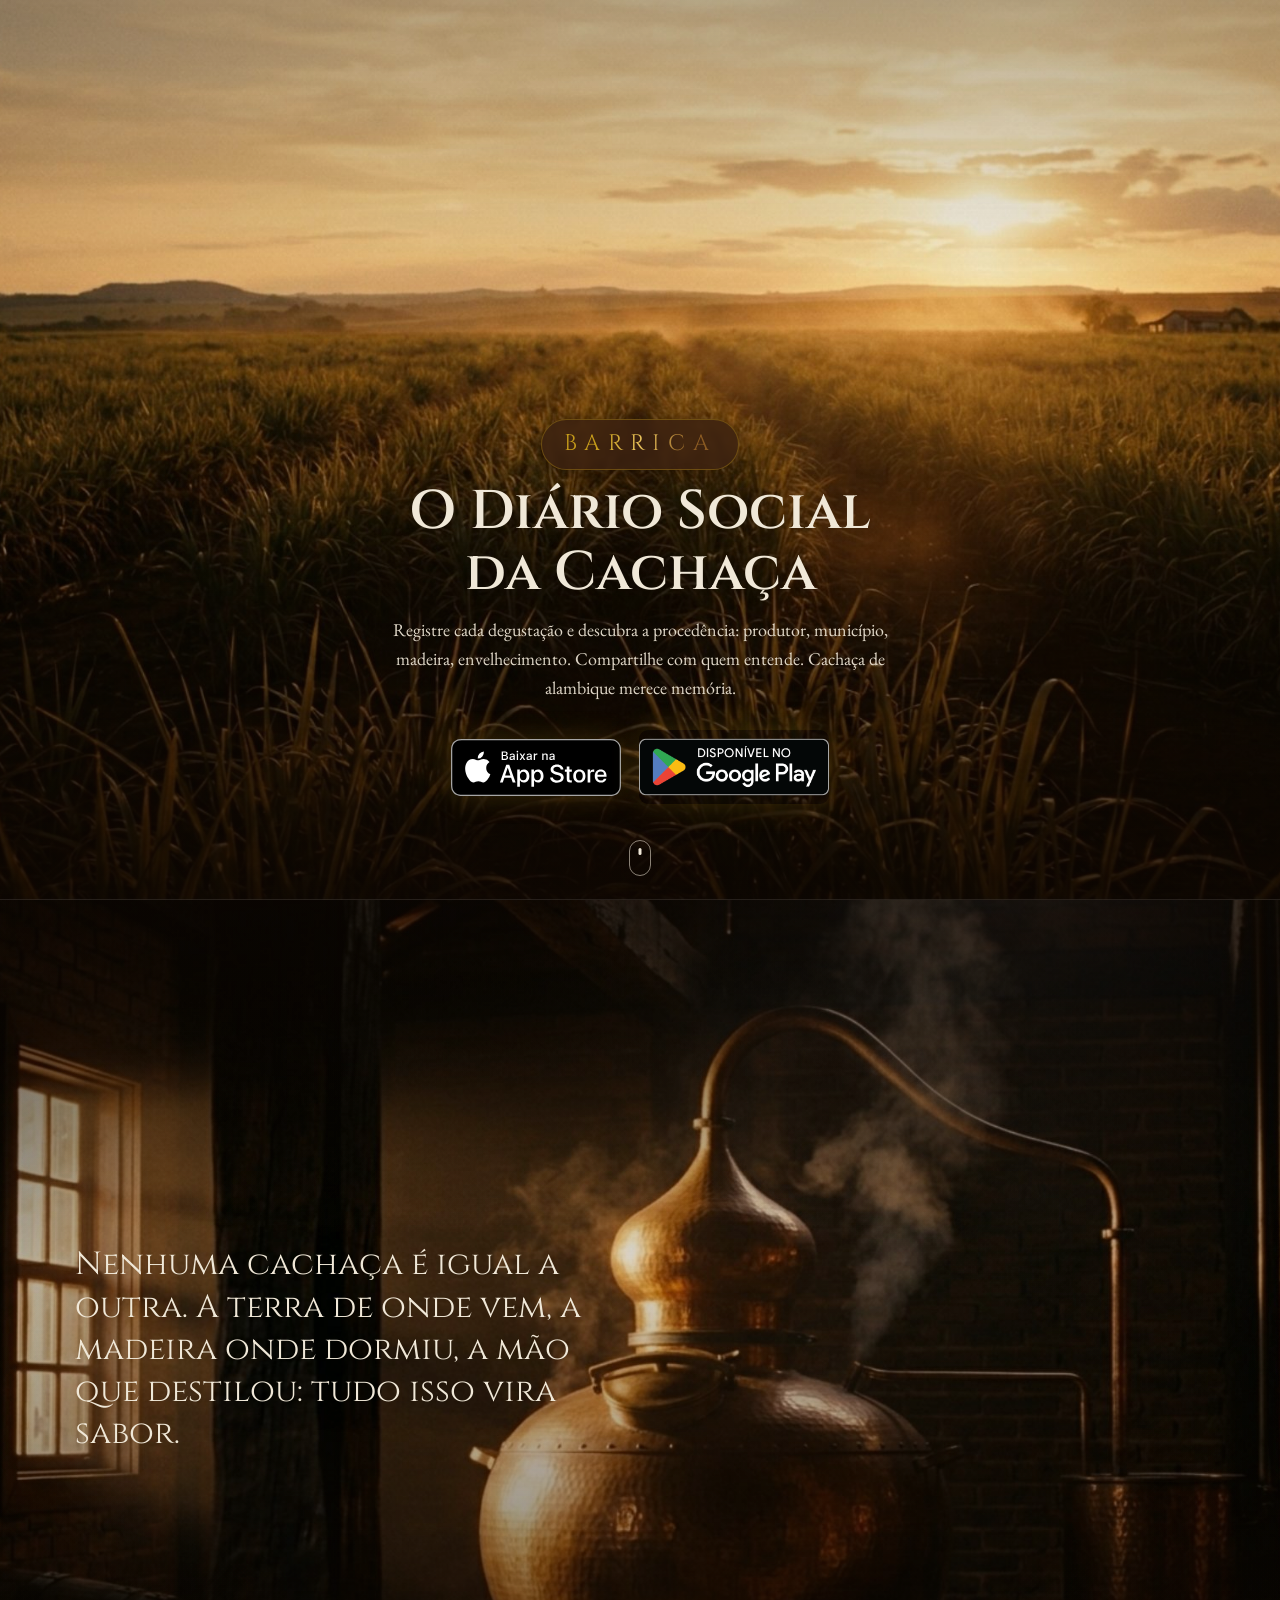
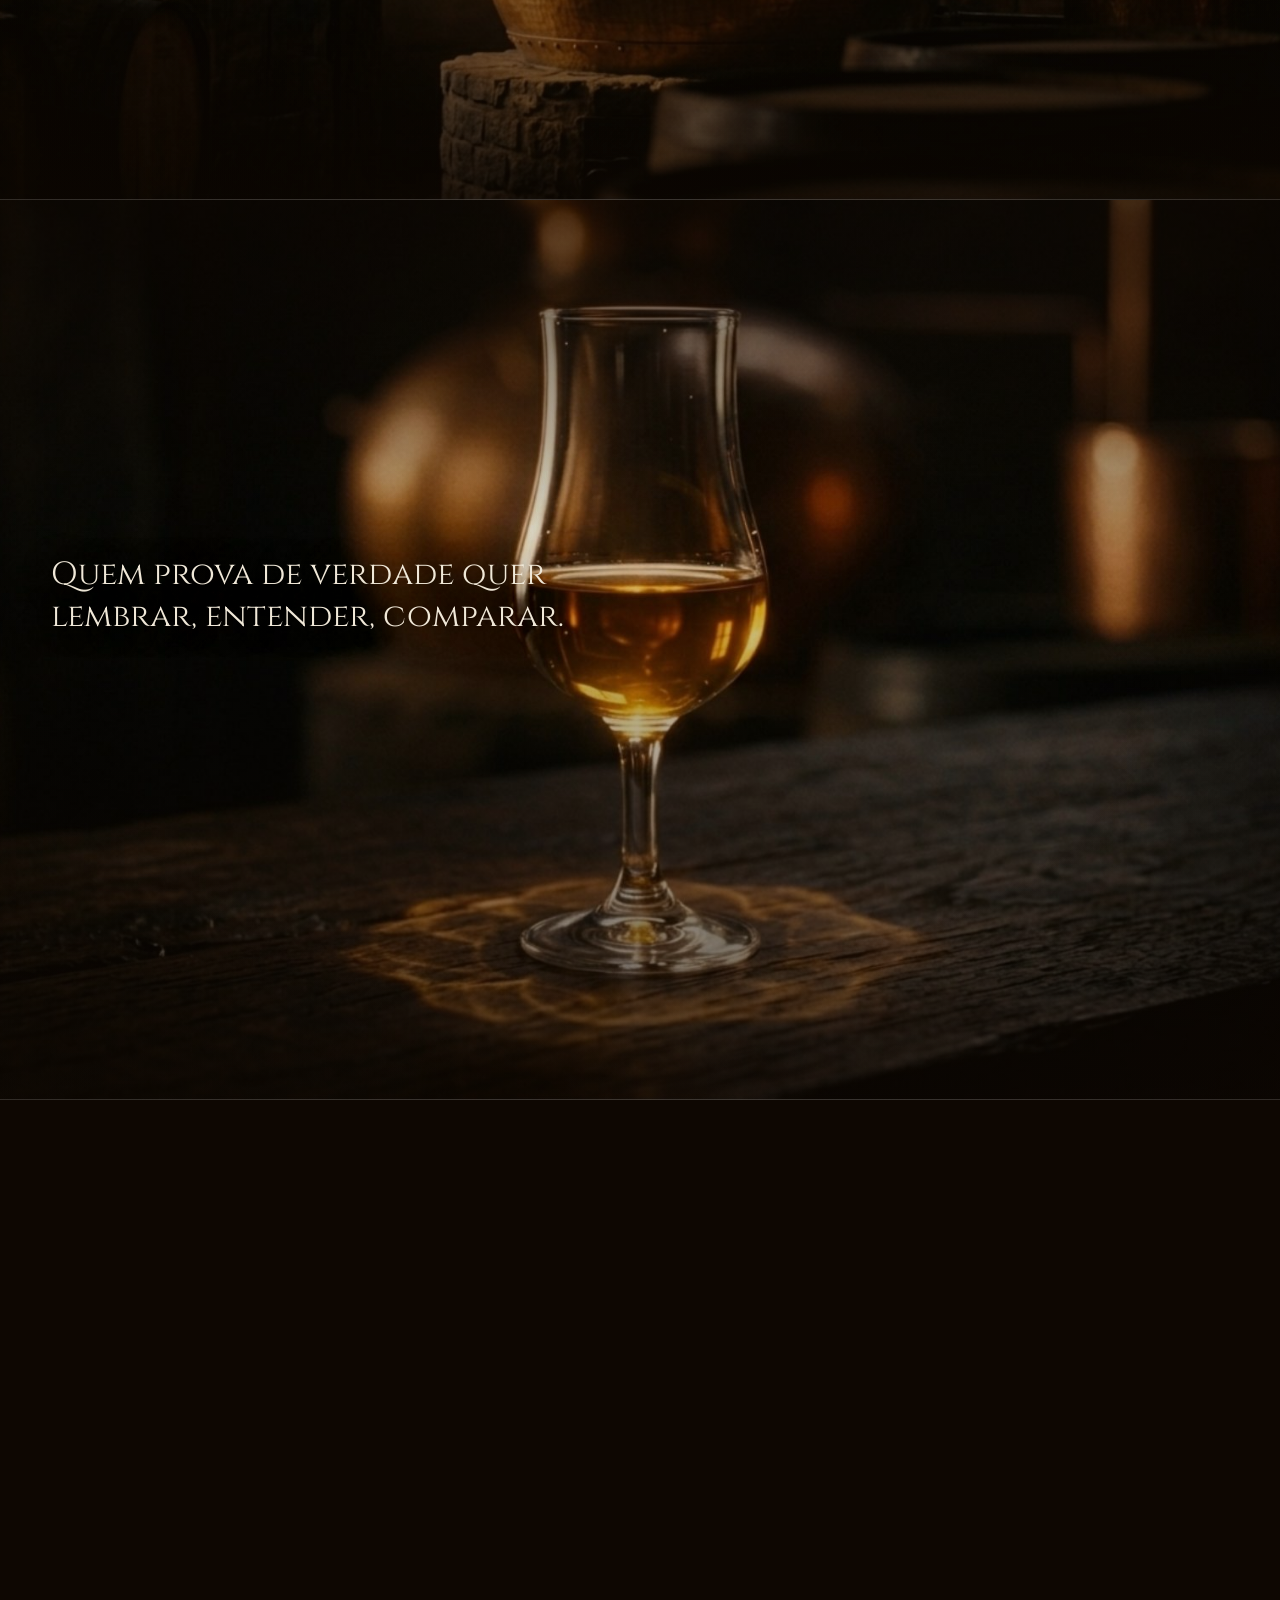
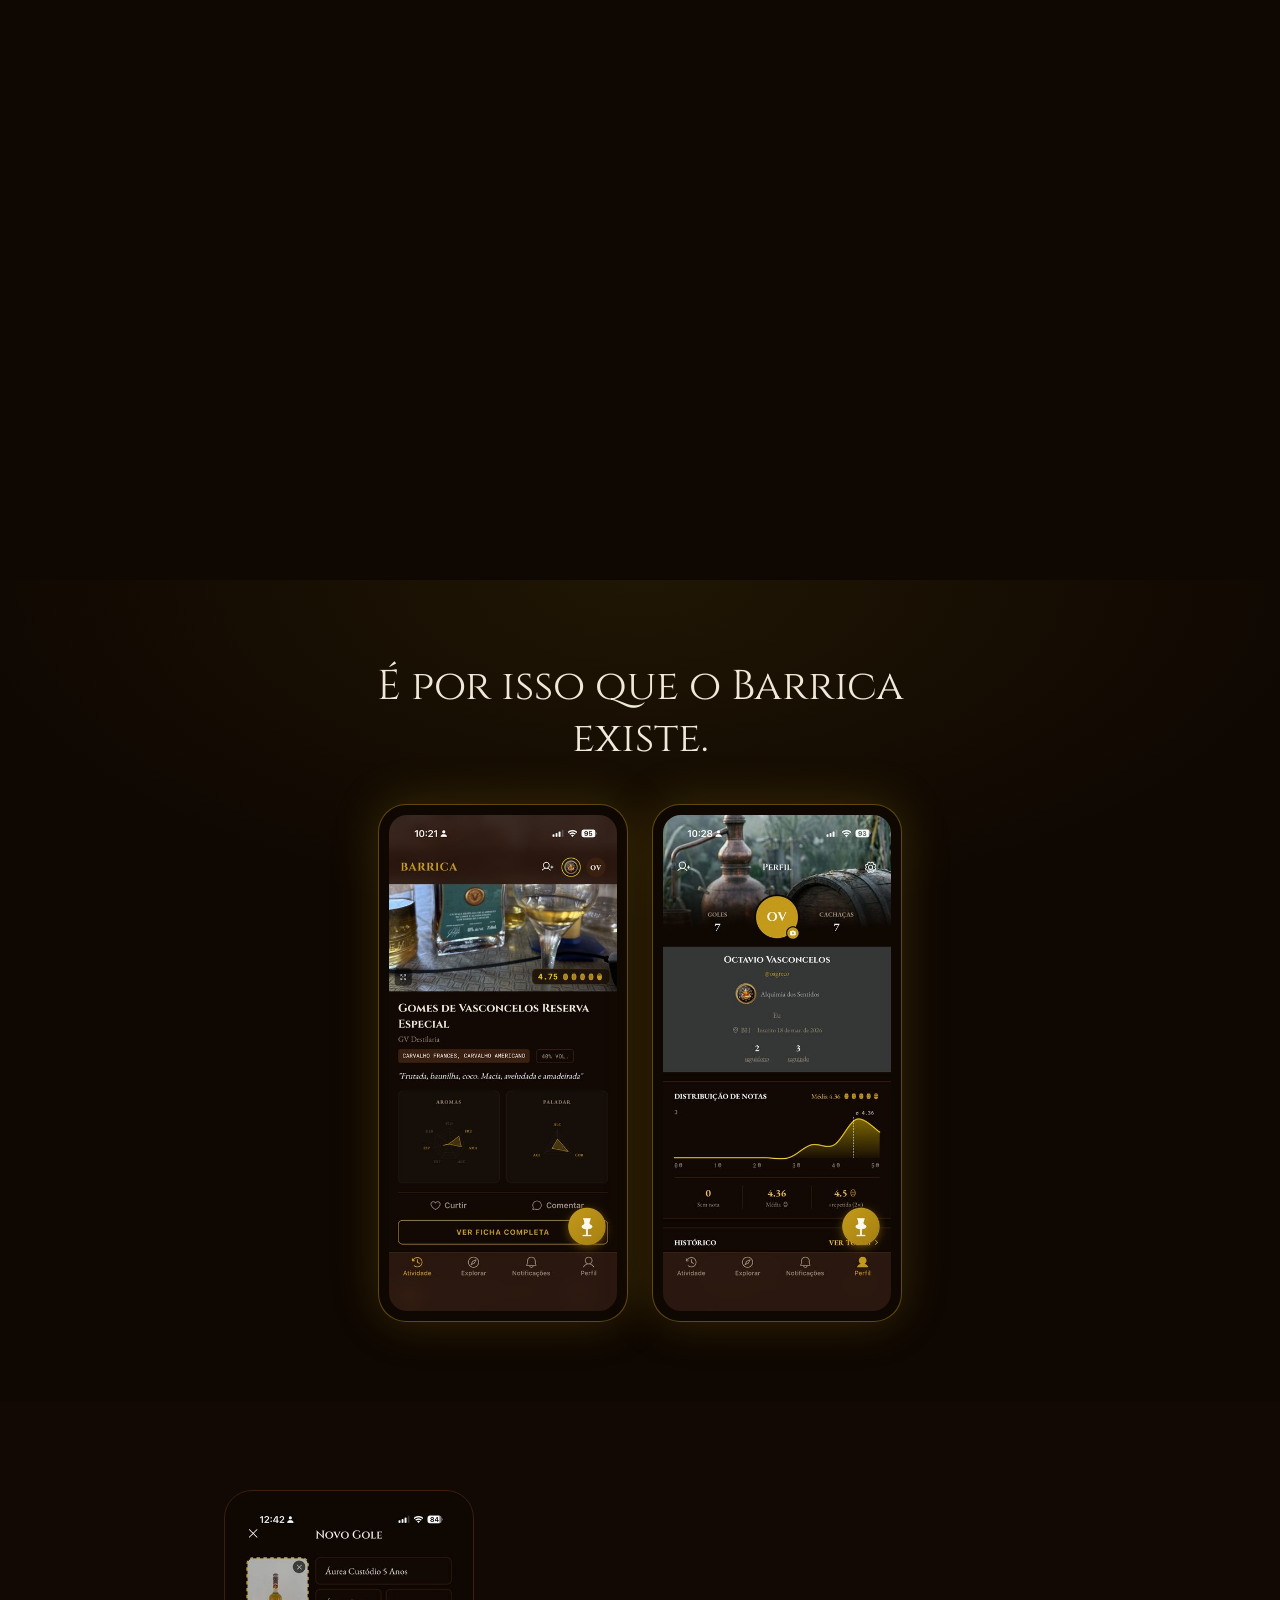
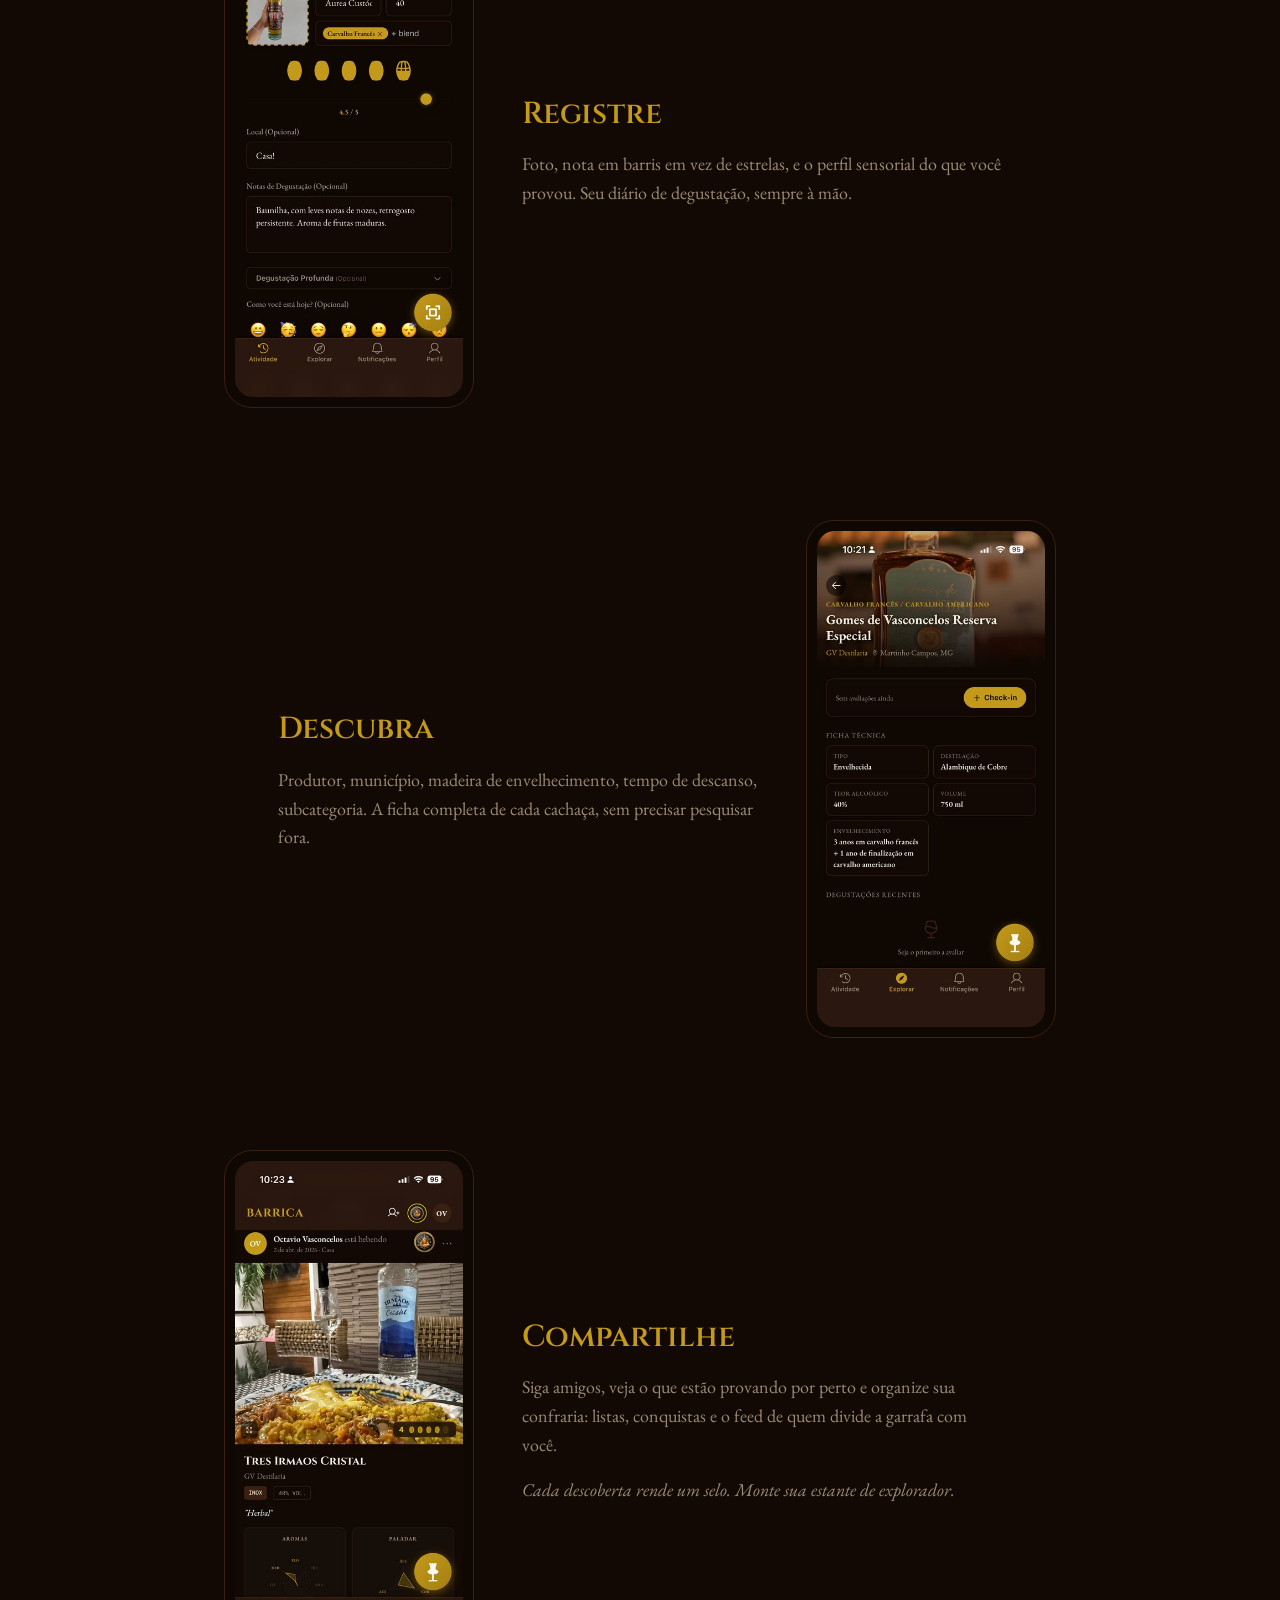
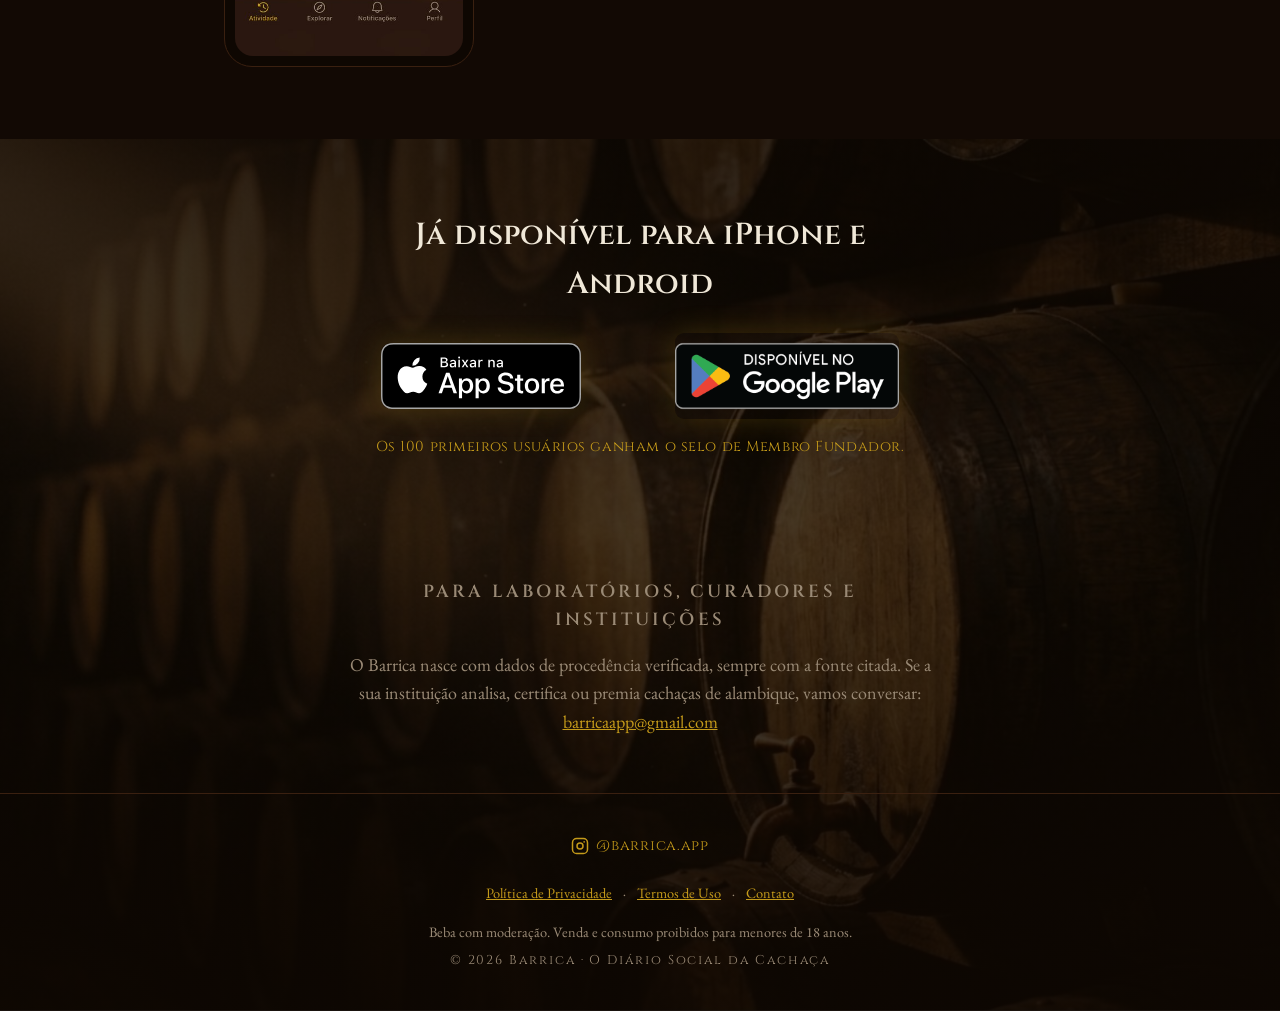
<file: index.html>
<!DOCTYPE html>
<html lang="pt-BR">
<head>
  <meta charset="UTF-8">
  <meta name="viewport" content="width=device-width, initial-scale=1.0">
  <title>Barrica · O Diário Social da Cachaça</title>
  <meta name="description" content="Registre degustações, descubra a procedência e compartilhe cachaças de alambique. Disponível na App Store e no Google Play.">
  <meta property="og:title" content="Barrica · O Diário Social da Cachaça">
  <meta property="og:description" content="Registre degustações, descubra a procedência e compartilhe cachaças de alambique. Disponível na App Store e no Google Play.">
  <meta property="og:type" content="website">
  <meta property="og:url" content="https://barrica.app/">
  <meta property="og:image" content="https://barrica.app/assets/og-image.png">
  <meta property="og:image:width" content="1200">
  <meta property="og:image:height" content="630">
  <meta property="og:locale" content="pt_BR">
  <link rel="icon" type="image/png" href="assets/favicon.png">
  <link rel="preconnect" href="https://fonts.googleapis.com">
  <link rel="preconnect" href="https://fonts.gstatic.com" crossorigin>
  <link href="https://fonts.googleapis.com/css2?family=Cinzel:wght@400;600;700&family=EB+Garamond:ital,wght@0,400;0,500;1,400;1,500&display=swap" rel="stylesheet">
  <link rel="stylesheet" href="style.css">
  <script src="script.js" defer></script>

  <!-- Analytics anônimo (cookieless, sem banner): mede origem de tráfego (UTM) e
       conversão da landing. Mesma chave pública de ingestão do app. -->
  <script>
    !function(t,e){var o,n,p,r;e.__SV||(window.posthog=e,e._i=[],e.init=function(i,s,a){function g(t,e){var o=e.split(".");2==o.length&&(t=t[o[0]],e=o[1]),t[e]=function(){t.push([e].concat(Array.prototype.slice.call(arguments,0)))}}(p=t.createElement("script")).type="text/javascript",p.crossOrigin="anonymous",p.async=!0,p.src=s.api_host.replace(".i.posthog.com","-assets.i.posthog.com")+"/static/array.js",(r=t.getElementsByTagName("script")[0]).parentNode.insertBefore(p,r);var u=e;for(void 0!==a?u=e[a]=[]:a="posthog",u.people=u.people||[],u.toString=function(t){var e="posthog";return"posthog"!==a&&(e+="."+a),t||(e+=" (stub)"),e},u.people.toString=function(){return u.toString(1)+".people (stub)"},o="init capture register register_once register_for_session unregister unregister_for_session getFeatureFlag getFeatureFlagResult isFeatureEnabled reloadFeatureFlags updateEarlyAccessFeatureEnrollment getEarlyAccessFeatures on onFeatureFlags onSessionId getSurveys getActiveMatchingSurveys renderSurvey canRenderSurvey getNextSurveyStep identify setPersonProperties group resetGroups setPersonPropertiesForFlags resetPersonPropertiesForFlags setGroupPropertiesForFlags resetGroupPropertiesForFlags reset get_distinct_id getGroups get_session_id get_session_replay_url alias set_config startSessionRecording stopSessionRecording sessionRecordingStarted captureException loadToolbar get_property getSessionProperty createPersonProfile opt_in_capturing opt_out_capturing has_opted_in_capturing has_opted_out_capturing clear_opt_in_out_capturing debug".split(" "),n=0;n<o.length;n++)g(u,o[n]);e._i.push([i,s,a])},e.__SV=1)}(document,window.posthog||[]);
    posthog.init('phc_AyJafs8KB6tM9mC3hywHnNvMBWdZfFdbKer9zGgdpNvg', {
      api_host: 'https://us.i.posthog.com',
      persistence: 'memory',             // sem cookie/localStorage -> dispensa banner (LGPD)
      person_profiles: 'identified_only',
      autocapture: false,
      disable_session_recording: true,
      capture_pageview: true             // o pageview já grava utm_source/medium/campaign da URL
    });
  </script>
</head>
<body>

  <!-- ========================================================= -->
  <!-- ATO I — HERO (cena: campo / canavial, vídeo)              -->
  <!-- ========================================================= -->
  <header class="cinema hero" data-cinema
          style="--poster-l:url('assets/campo.jpg'); --poster-p:url('assets/campo-9x16.jpg')"
          data-poster-l="assets/campo.jpg"      data-poster-p="assets/campo-9x16.jpg"
          data-video-l="assets/campo.mp4"
          data-video-p="assets/campo-9x16.mp4">
    <div class="cinema-media"></div>
    <div class="cinema-scrim scrim-bottom"></div>
    <div class="cinema-content hero-content">
      <p class="eyebrow">Barrica</p>
      <h1>O Diário Social<br>da Cachaça</h1>
      <p class="lead">Registre cada degustação e descubra a procedência: produtor, município, madeira, envelhecimento. Compartilhe com quem entende. Cachaça de alambique merece memória.</p>

      <!-- PHASE: download — as duas lojas ao vivo (swap feito em 2026-09-09) -->
      <div class="store-cta">
        <a class="store-badge" href="https://apps.apple.com/app/id6781766987"
           rel="noopener" target="_blank" aria-label="Baixar o Barrica na App Store">
          <img src="assets/appstore-ptbr.svg" alt="Baixar na App Store" width="170" height="57">
        </a>
        <a class="store-badge store-badge-play" data-play
           href="https://play.google.com/store/apps/details?id=com.barrica.app"
           rel="noopener" target="_blank" aria-label="Baixar o Barrica no Google Play">
          <img src="assets/googleplay-ptbr.png" alt="Disponível no Google Play" width="190" height="74">
        </a>
      </div>
      <!-- /PHASE: download -->
    </div>
    <span class="scroll-cue" aria-hidden="true"></span>
  </header>

  <!-- ========================================================= -->
  <!-- ATO II — A TESE (por que o Barrica existe)                -->
  <!-- ========================================================= -->

  <!-- Beat 1: caráter próprio — cena alambique (vídeo), hook da tese -->
  <section class="cinema aside-left" data-cinema
           style="--poster-l:url('assets/alambique.jpg'); --poster-p:url('assets/alambique-9x16.jpg')"
           data-poster-l="assets/alambique.jpg" data-poster-p="assets/alambique-9x16.jpg"
           data-video-l="assets/alambique.mp4"
           data-video-p="assets/alambique-9x16.mp4">
    <div class="cinema-media"></div>
    <div class="cinema-scrim"></div>
    <div class="cinema-content">
      <p class="hook">Nenhuma cachaça é igual a outra. A terra de onde vem, a madeira onde dormiu, a mão que destilou: tudo isso vira sabor.</p>
    </div>
  </section>

  <!-- Beats 2+3 FUNDIDOS: o copo esvazia conforme o scroll.
       Camada cheia embaixo, vazia revelada por --empty (0->1, via script.js).
       Os dois hooks (apreciador -> lacuna) cruzam junto com o líquido.
       Piso sem JS: copo cheio + primeiro hook (estado completo e legível). -->
  <section class="glass-scene" id="copo">
    <div class="glass-sticky">
      <div class="glass-layer glass-full"
           style="--img-l:url('assets/copo.jpg'); --img-p:url('assets/copo-9x16.jpg')"></div>
      <div class="glass-layer glass-empty"
           style="--img-l:url('assets/copo-vazio.jpg'); --img-p:url('assets/copo-vazio-9x16.jpg')"></div>
      <div class="cinema-scrim"></div>
      <div class="cinema-content">
        <p class="hook hook-full">Quem prova de verdade quer lembrar, entender, comparar.</p>
        <p class="hook hook-empty">Aquela que te marcou: qual era o nome? De que município? Quanto tempo de barril? Cachaça boa se esquece fácil quando não há onde guardar.</p>
      </div>
    </div>
  </section>

  <!-- ========================================================= -->
  <!-- TRANSIÇÃO — a primeira tela surge, a virada                -->
  <!-- ========================================================= -->
  <section class="transition">
    <p class="turn">É por isso que o Barrica existe.</p>
    <div class="phone-pair">
      <div class="phone glow">
        <img src="assets/checkin.jpg" alt="Tela do Barrica: degustação da Reserva Especial com nota e perfil sensorial" width="412" height="896" loading="lazy">
      </div>
      <div class="phone glow">
        <img src="assets/perfil.jpg" alt="Tela de perfil no Barrica: goles, cachaças provadas e distribuição de notas" width="412" height="896" loading="lazy">
      </div>
    </div>
  </section>

  <!-- ========================================================= -->
  <!-- ATO III — O APP (corte seco, fundo limpo e sóbrio)        -->
  <!-- ========================================================= -->
  <section class="app">

    <div class="app-feature">
      <div class="phone">
        <img src="assets/degust.jpg" alt="Tela Novo Gole do Barrica: registrar uma degustação com nota, madeira e notas sensoriais" width="412" height="896" loading="lazy">
      </div>
      <div class="app-text">
        <h2>Registre</h2>
        <p>Foto, nota em barris em vez de estrelas, e o perfil sensorial do que você provou. Seu diário de degustação, sempre à mão.</p>
      </div>
    </div>

    <div class="app-feature reverse">
      <div class="phone">
        <img src="assets/produto.jpg" alt="Ficha de produto no Barrica: produtor, município, madeira e tempo de envelhecimento" width="414" height="896" loading="lazy">
      </div>
      <div class="app-text">
        <h2>Descubra</h2>
        <p>Produtor, município, madeira de envelhecimento, tempo de descanso, subcategoria. A ficha completa de cada cachaça, sem precisar pesquisar fora.</p>
      </div>
    </div>

    <div class="app-feature">
      <div class="phone">
        <img src="assets/feed.jpg" alt="Feed social do Barrica: degustações de amigos e confrarias" width="414" height="896" loading="lazy">
      </div>
      <div class="app-text">
        <h2>Compartilhe</h2>
        <p>Siga amigos, veja o que estão provando por perto e organize sua confraria: listas, conquistas e o feed de quem divide a garrafa com você.</p>
        <p class="badge-note">Cada descoberta rende um selo. Monte sua estante de explorador.</p>
      </div>
    </div>

  </section>

  <!-- ========================================================= -->
  <!-- ATO IV+V — BLOCO FINAL sobre o barril (fecha campo->barril) -->
  <!-- ========================================================= -->
  <div class="finale">
  <div class="finale-media"></div>
  <div class="finale-scrim"></div>

  <!-- ATO IV — DOWNLOAD -->
  <!-- id="lista" preservado de propósito: links já publicados (bio do Instagram,
       WhatsApp, peças antigas) apontam para #lista e continuam caindo aqui. -->
  <section class="download" id="lista">
    <h2>Já disponível para iPhone e Android</h2>
    <div class="store-badges">
      <a class="store-badge store-badge-lg" href="https://apps.apple.com/app/id6781766987"
         rel="noopener" target="_blank" aria-label="Baixar o Barrica na App Store">
        <img src="assets/appstore-ptbr.svg" alt="Baixar na App Store" width="200" height="67">
      </a>
      <a class="store-badge store-badge-lg store-badge-play" data-play
         href="https://play.google.com/store/apps/details?id=com.barrica.app"
         rel="noopener" target="_blank" aria-label="Baixar o Barrica no Google Play">
        <img src="assets/googleplay-ptbr.png" alt="Disponível no Google Play" width="224" height="87">
      </a>
    </div>
    <p class="founder-note">Os 100 primeiros usuários ganham o selo de Membro Fundador.</p>
  </section>

  <!-- ========================================================= -->
  <!-- ATO V — INSTITUCIONAL + RODAPÉ                             -->
  <!-- ========================================================= -->
  <section class="institutional">
    <h2>Para laboratórios, curadores e instituições</h2>
    <p>O Barrica nasce com dados de procedência verificada, sempre com a fonte citada. Se a sua instituição analisa, certifica ou premia cachaças de alambique, vamos conversar: <a href="mailto:barricaapp@gmail.com">barricaapp@gmail.com</a></p>
  </section>

  <footer>
    <p class="social">
      <a href="https://instagram.com/barrica.app" aria-label="Barrica no Instagram" rel="noopener" target="_blank">
        <svg viewBox="0 0 24 24" width="18" height="18" fill="none" stroke="currentColor" stroke-width="2" stroke-linecap="round" aria-hidden="true">
          <rect x="2" y="2" width="20" height="20" rx="5.5"/>
          <circle cx="12" cy="12" r="4"/>
          <circle cx="17.5" cy="6.5" r="1.1" fill="currentColor" stroke="none"/>
        </svg>
        @barrica.app
      </a>
    </p>
    <nav>
      <a href="https://legal.barrica.app/privacy.html">Política de Privacidade</a>
      <span aria-hidden="true">·</span>
      <a href="https://legal.barrica.app/terms.html">Termos de Uso</a>
      <span aria-hidden="true">·</span>
      <a href="mailto:barricaapp@gmail.com">Contato</a>
    </nav>
    <p class="legal-notice">Beba com moderação. Venda e consumo proibidos para menores de 18 anos.</p>
    <p class="copyright">© 2026 Barrica · O Diário Social da Cachaça</p>
  </footer>

  </div><!-- /.finale -->

  <!-- Propaga o UTM da URL para os links de store marcados.
       O PostHog já captura o UTM no pageview; isto faz a origem VIAJAR pela jornada. -->
  <script>
    (function () {
      var p = new URLSearchParams(location.search);
      var keys = ['utm_source', 'utm_medium', 'utm_campaign'].filter(function (k) { return p.get(k); });
      if (!keys.length) return;
      var utm = keys.map(function (k) { return k + '=' + encodeURIComponent(p.get(k)); }).join('&');
      // Links marcados (CTAs futuras que aceitem UTM na querystring).
      document.querySelectorAll('a[data-utm]').forEach(function (a) {
        a.href += (a.href.indexOf('?') === -1 ? '?' : '&') + utm;
      });
      // Google Play: UTM vai DENTRO do param referrer (Install Referrer).
      document.querySelectorAll('a[data-play]').forEach(function (a) {
        a.href += (a.href.indexOf('?') === -1 ? '?' : '&') + 'referrer=' + encodeURIComponent(utm);
      });
    })();

    // Clique num badge de store = intenção de download (autocapture está off, então
    // é capturado explicitamente). Mede o funil landing -> store, por canal (UTM).
    document.querySelectorAll('.store-badge').forEach(function (a) {
      a.addEventListener('click', function () {
        if (window.posthog) posthog.capture('store_badge_clicked', {
          store: /play\.google/.test(a.href) ? 'google_play' : 'app_store'
        });
      });
    });
  </script>

</body>
</html>
</file>
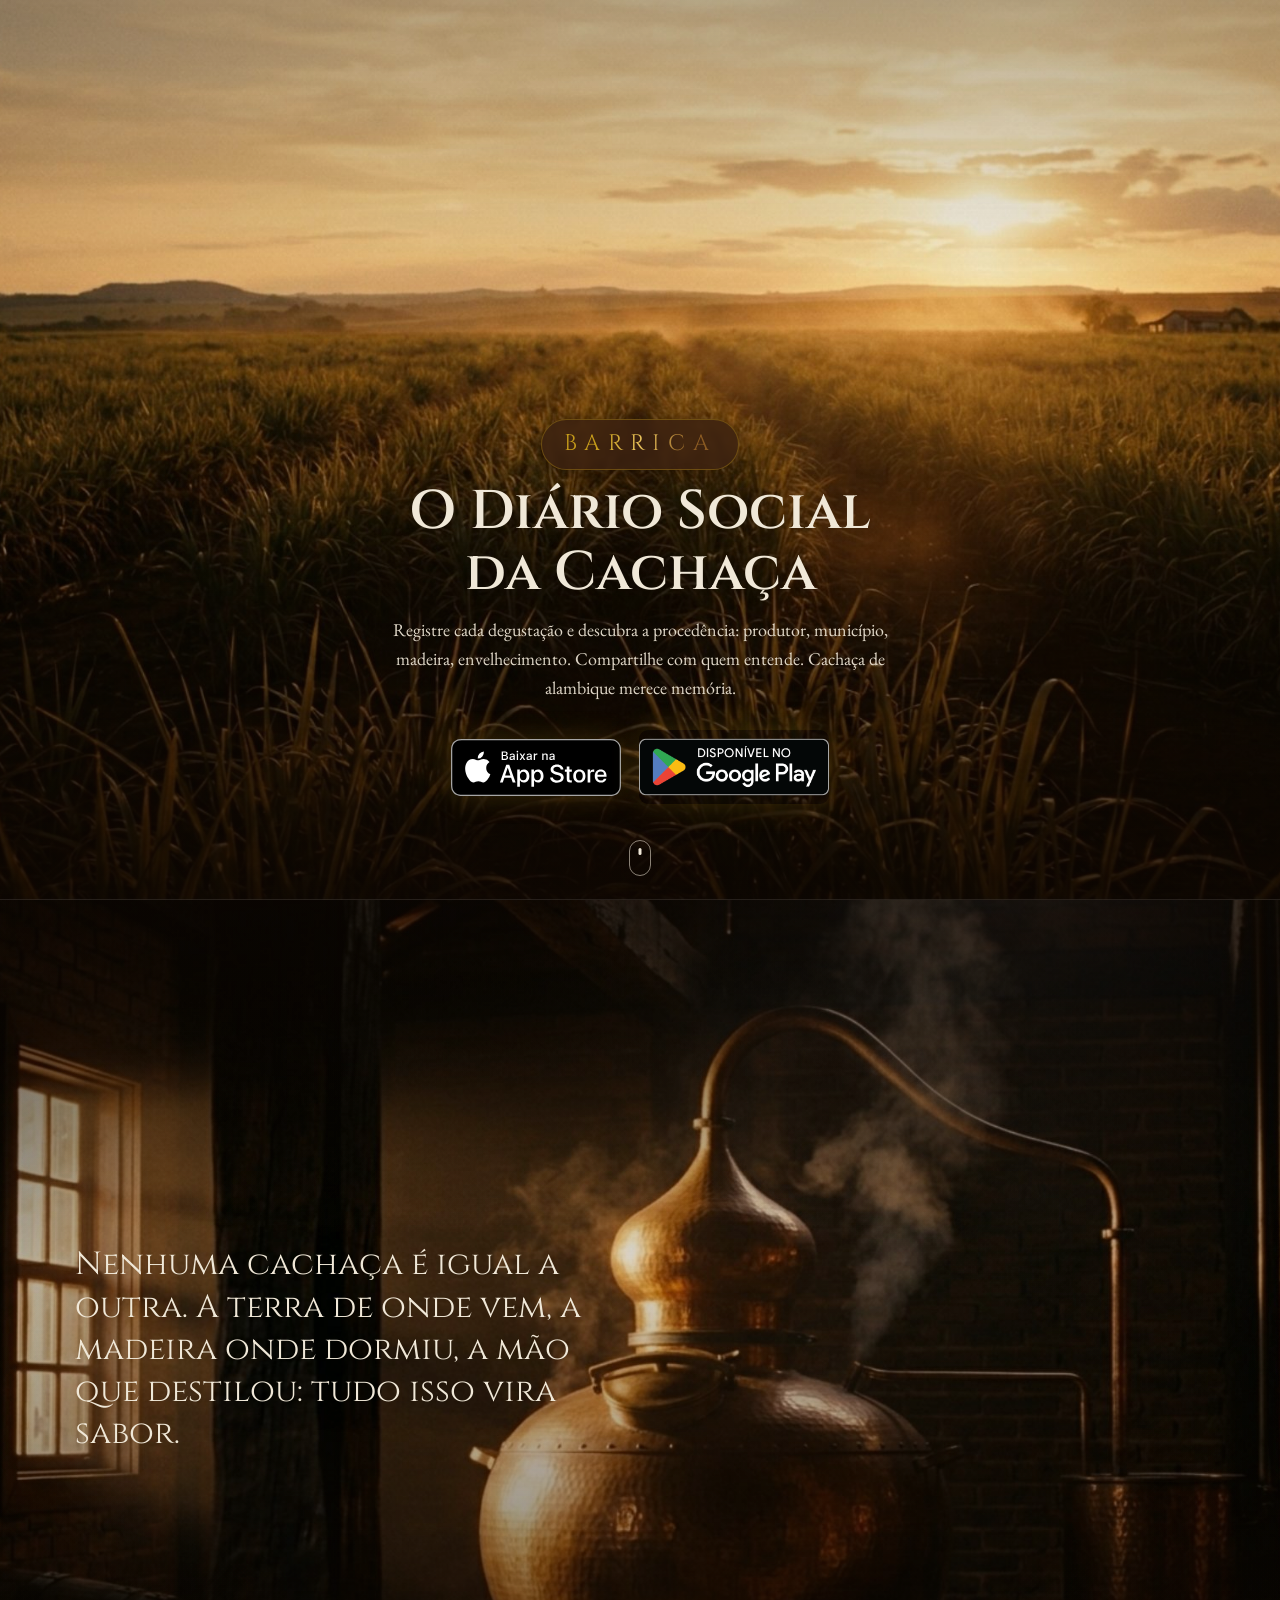
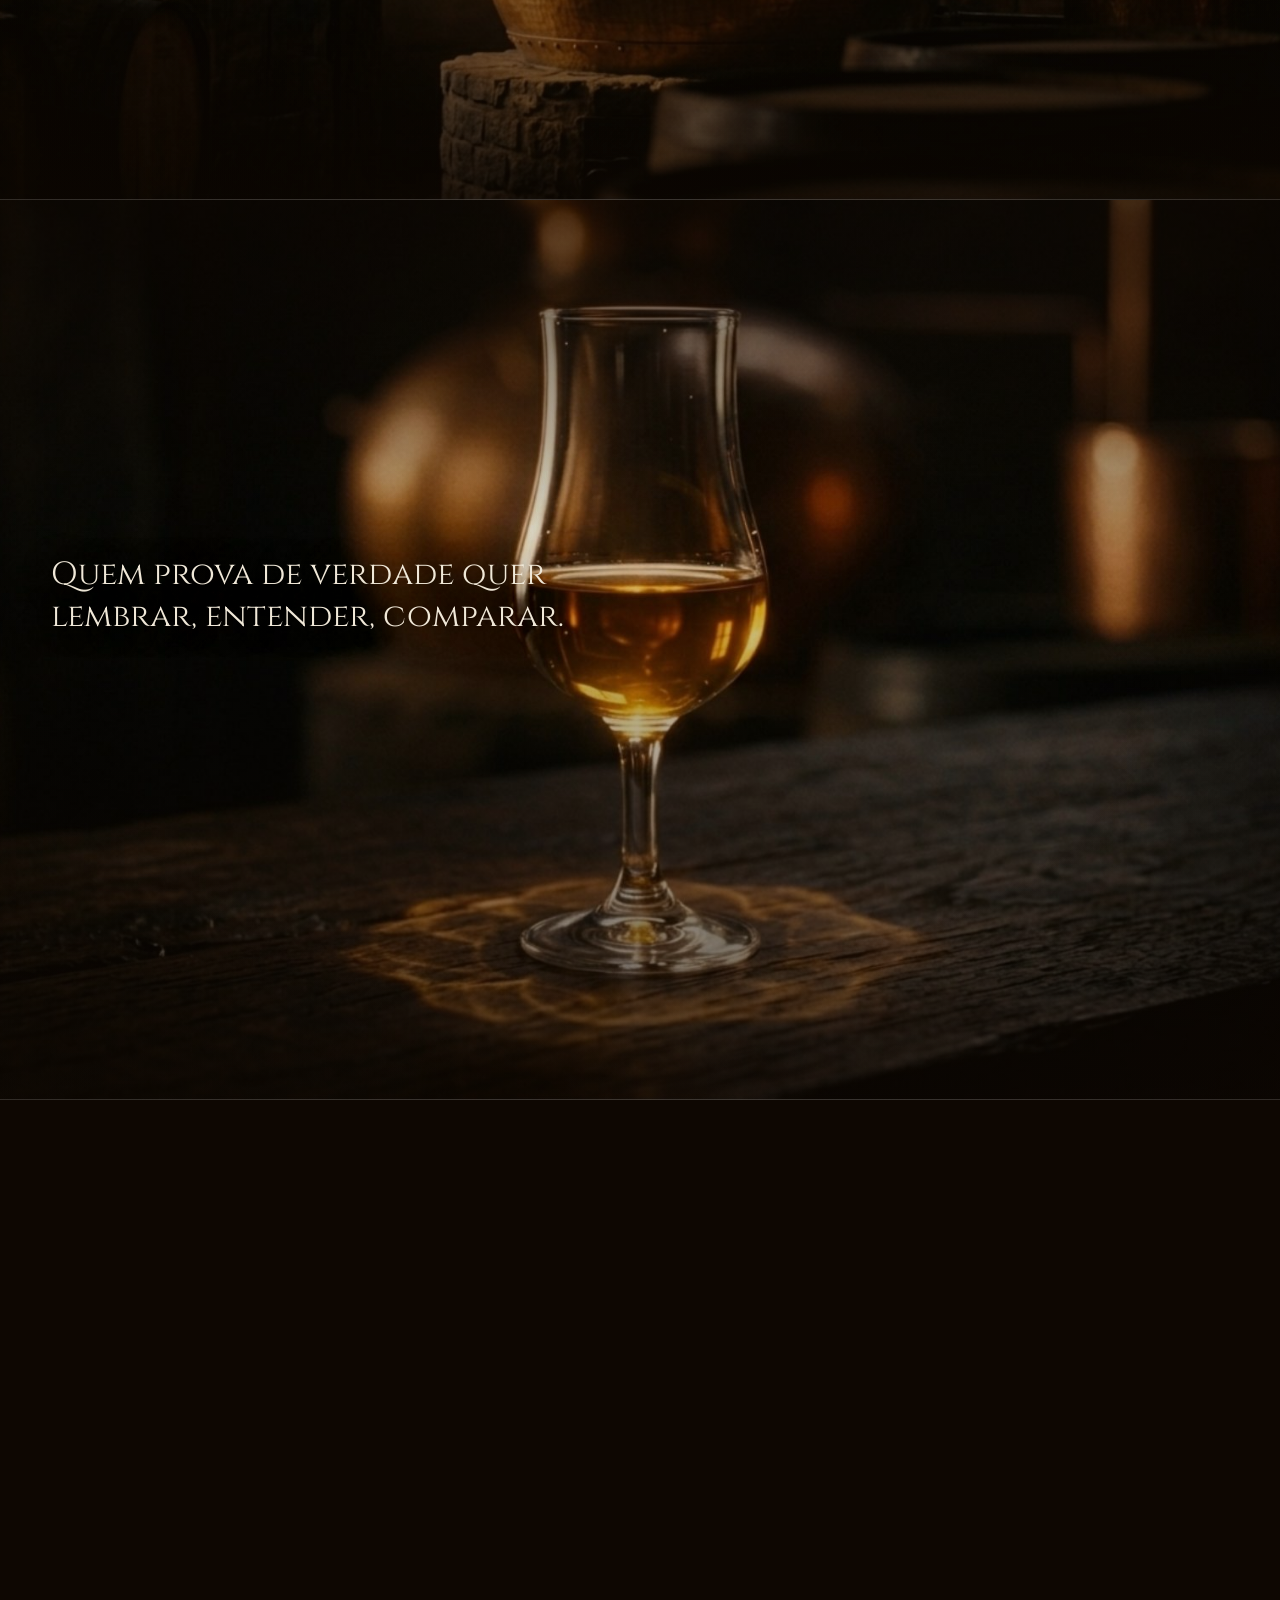
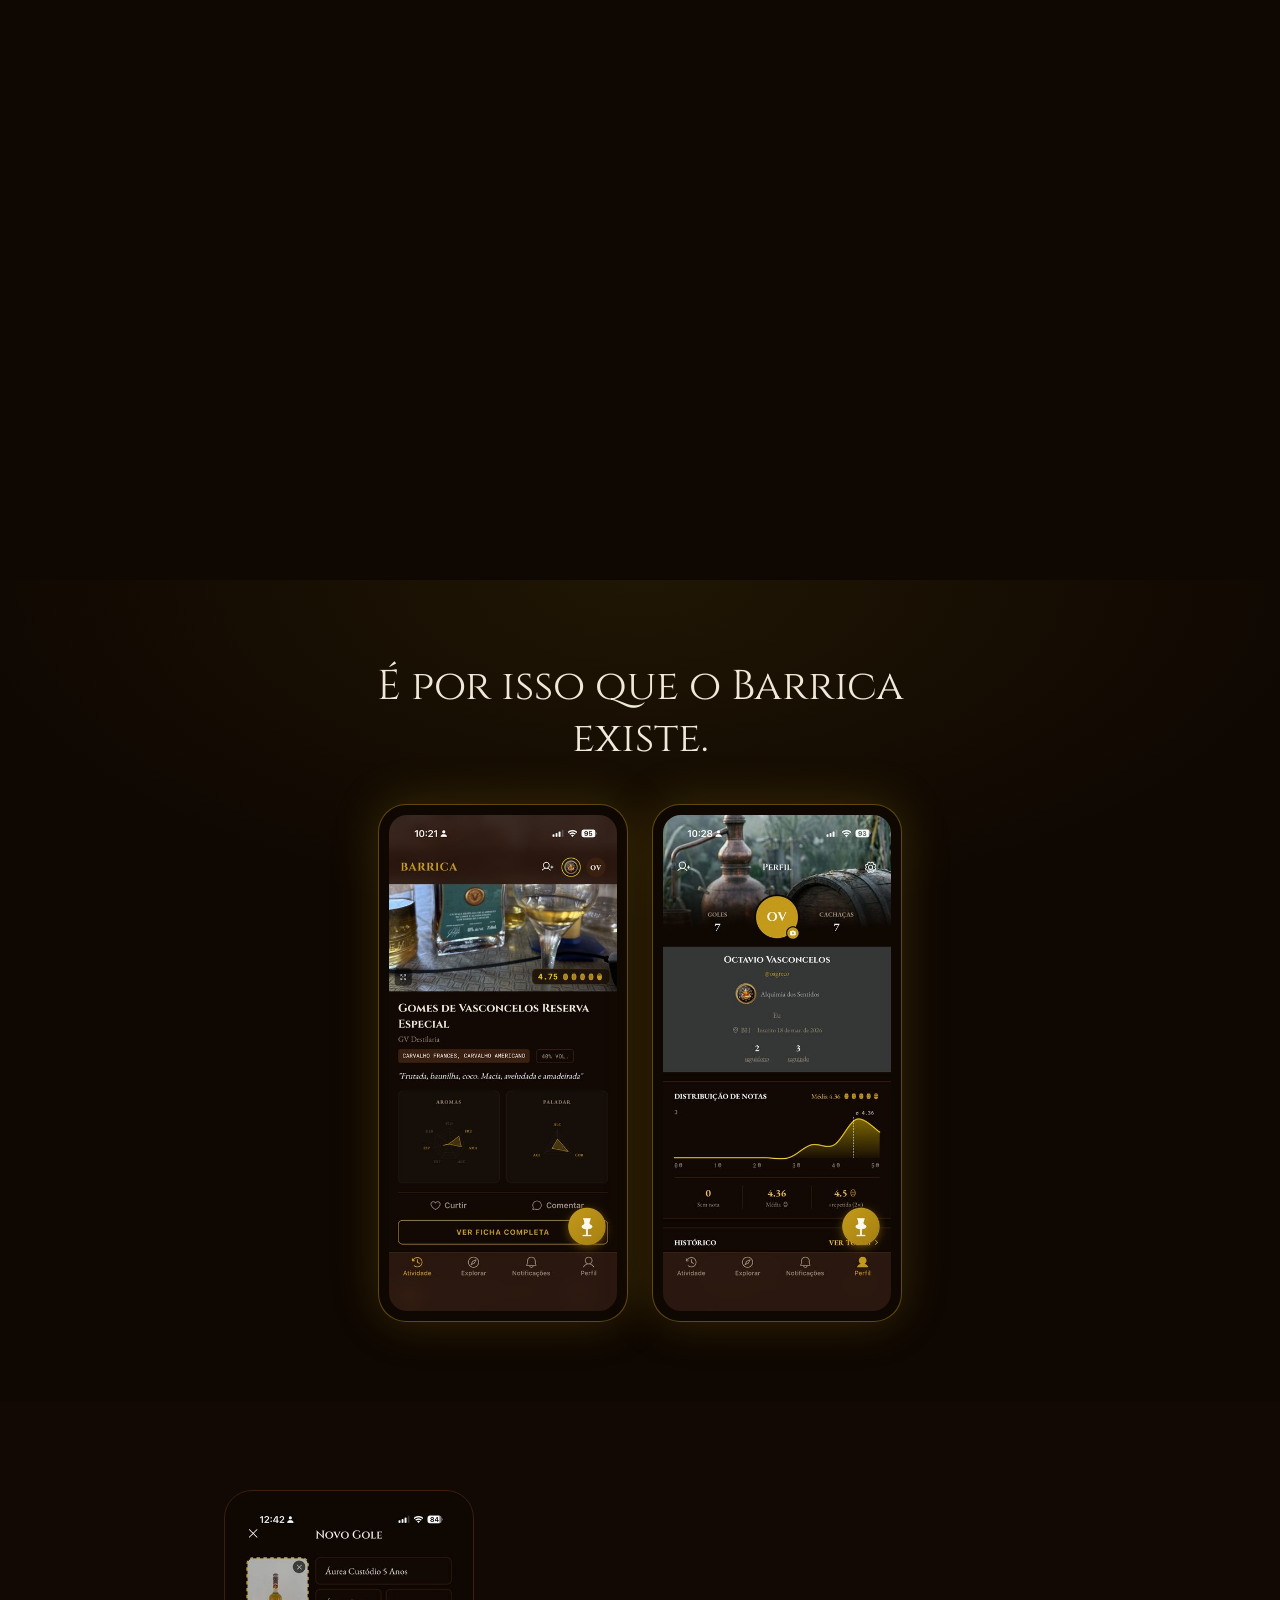
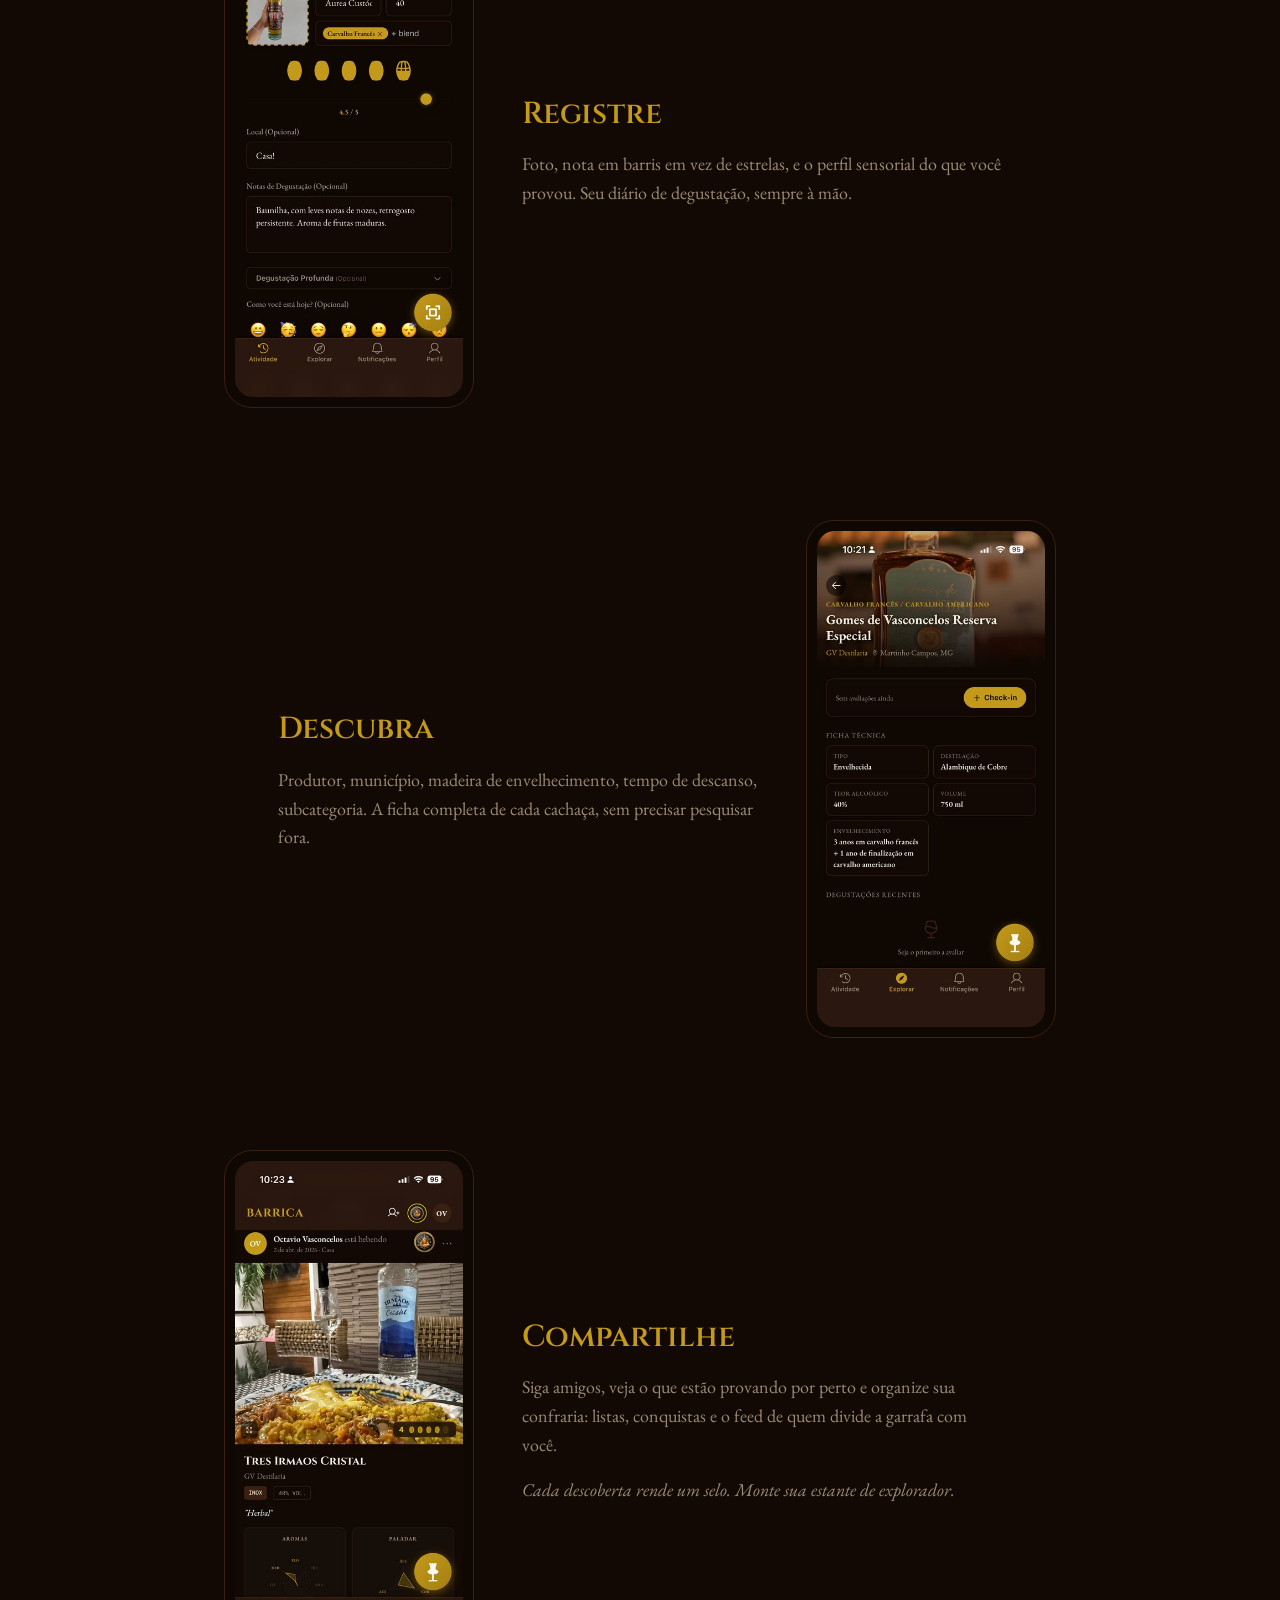
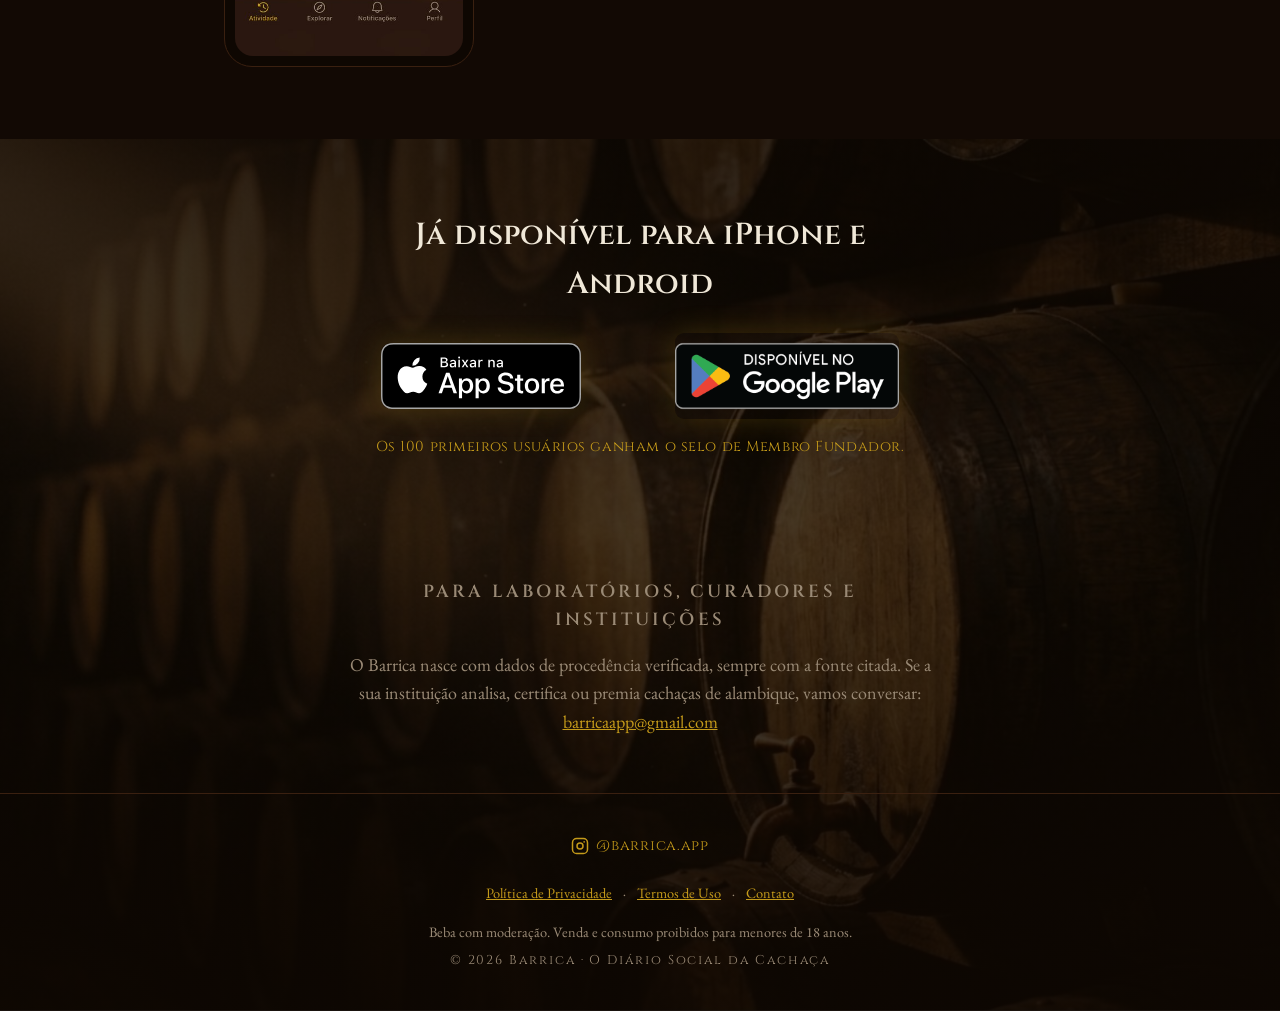
<file: ig/index.html>
<!DOCTYPE html>
<html lang="pt-BR">
<head>
  <meta charset="UTF-8">
  <meta name="viewport" content="width=device-width, initial-scale=1.0">
  <meta name="robots" content="noindex">
  <title>Barrica</title>
  <link rel="canonical" href="https://barrica.app/">
  <!-- Atalho de bio do Instagram. Redireciona pra landing ja carregando o UTM
       do canal (source=instagram, medium=bio). O PostHog da landing captura o
       utm_* no pageview da raiz; esta pagina NAO carrega PostHog, pra nao gerar
       pageview lixo. location.replace nao empilha historico (back volta ao IG). -->
  <meta http-equiv="refresh" content="0; url=/?utm_source=instagram&amp;utm_medium=bio&amp;utm_campaign=launch-jul26">
  <script>
    location.replace('/?utm_source=instagram&utm_medium=bio&utm_campaign=launch-jul26');
  </script>
</head>
<body>
  <p style="font-family: system-ui, sans-serif; text-align: center; margin-top: 20vh; color: #555;">
    Redirecionando para o Barrica&hellip;
    <br>
    <a href="/?utm_source=instagram&amp;utm_medium=bio&amp;utm_campaign=launch-jul26">Continuar</a>
  </p>
</body>
</html>
</file>
<file: style.css>
/* Barrica landing — design system mirrored from the app (see vault/Sistema de Design) */
:root {
  --bg: #0E0702;
  --surface: #120904;
  --primary: #C49A1A;
  --primary-dark: #A58012;
  --copper: #8a5a22;
  --secondary: #3A2010;
  --text: #F0E8D8;
  --text-sub: #9A8A76;
  --font-title: 'Cinzel', serif;
  --font-body: 'EB Garamond', Georgia, serif;
}

* { margin: 0; padding: 0; box-sizing: border-box; }

html { scroll-behavior: smooth; }

body {
  background: var(--bg);
  color: var(--text);
  font-family: var(--font-body);
  font-size: 1.125rem;
  line-height: 1.6;
}

h1, h2 { font-family: var(--font-title); font-weight: 600; }
a { color: var(--primary); }

/* ============================================================ */
/* CINEMA — seções de tela cheia (vídeo ou still Ken Burns)     */
/* ============================================================ */
.cinema {
  position: relative;
  min-height: 100svh;
  display: flex;
  align-items: center;
  justify-content: center;
  overflow: hidden;
  padding: 2rem 1.5rem;
}

/* camada de mídia: poster por baixo, vídeo injetado por cima (JS) */
.cinema-media {
  position: absolute; inset: 0;
  background-position: center; background-size: cover; background-repeat: no-repeat;
  /* poster art-directed: paisagem por padrão, retrato no mobile.
     --poster-l / --poster-p são preenchidos via JS a partir dos data-poster-* */
  background-image: var(--poster-l, none);
  z-index: 0;
}
.cinema-media video {
  position: absolute; inset: 0;
  width: 100%; height: 100%;
  object-fit: cover;
}

/* Cena do copo que esvazia no scroll (funde os antigos beats 2 e 3).
   --empty (0..1) é setado pelo script.js a partir do progresso do scroll;
   sem JS, fica no piso: copo cheio + primeiro hook. */
.glass-scene { position: relative; }
.glass-sticky {
  position: relative; min-height: 100svh;
  display: flex; align-items: center; justify-content: center;
  overflow: hidden; padding: 2rem 1.5rem;
}
.glass-scene.is-enhanced { height: 220vh; }
.glass-scene.is-enhanced .glass-sticky { position: sticky; top: 0; height: 100svh; }

.glass-layer {
  position: absolute; inset: 0; z-index: 0;
  background-position: center; background-size: cover; background-repeat: no-repeat;
  background-image: var(--img-l);
}
.glass-empty { opacity: var(--empty, 0); }

.glass-sticky .cinema-scrim { z-index: 1; }
/* o copo fica no centro da cena; cada hook ocupa uma faixa lateral, sem cobri-lo:
   cheio puxa pra esquerda, vazio pra direita. */
.glass-sticky .cinema-content { position: absolute; inset: 0; max-width: none; z-index: 2; }
.glass-sticky .hook {
  position: absolute; top: 50%; transform: translateY(-50%);
  width: min(34rem, 44%); min-height: 6em;
}
.hook-full {
  left: clamp(1rem, 4vw, 3.5rem); text-align: left;
  /* texto cruza junto com o líquido: cheio some no 1º terço */
  opacity: clamp(0, calc((0.4 - var(--empty, 0)) * 2.5), 1);
}
.hook-empty {
  right: clamp(1rem, 4vw, 3.5rem); text-align: right;
  /* vazio entra no fim */
  opacity: clamp(0, calc((var(--empty, 0) - 0.55) * 2.5), 1);
}

/* scrim: garante legibilidade do texto sobre a imagem */
.cinema-scrim {
  position: absolute; inset: 0; z-index: 1;
  background: radial-gradient(120% 80% at 50% 60%, transparent 30%, rgba(14, 7, 2, .72) 100%),
              linear-gradient(180deg, rgba(14, 7, 2, .35) 0%, rgba(14, 7, 2, .15) 40%, rgba(14, 7, 2, .65) 100%);
}
.cinema-scrim.scrim-bottom {
  background: linear-gradient(180deg, rgba(14, 7, 2, .25) 0%, transparent 35%, rgba(14, 7, 2, .85) 100%);
}
.cinema-scrim.scrim-soft {
  background: linear-gradient(180deg, rgba(14, 7, 2, .35) 0%, rgba(14, 7, 2, .15) 50%, rgba(14, 7, 2, .55) 100%);
}

.cinema-content {
  position: relative; z-index: 2;
  max-width: 38rem; text-align: center;
}

/* hook jogado pro canto esquerdo (ex.: alambique), pra não cobrir o objeto central */
.cinema.aside-left { justify-content: flex-start; }
.cinema.aside-left .cinema-content {
  text-align: left;
  max-width: min(32rem, 42%);
  margin-left: clamp(1rem, 4vw, 3.5rem);
}

/* hook: a frase da tese que surge no scroll */
.hook {
  font-family: var(--font-title); font-weight: 400;
  font-size: clamp(1.3rem, 3.4vw, 2rem); line-height: 1.32;
  text-shadow: 0 2px 30px rgba(0, 0, 0, .6);
}

/* --- hero --- */
.hero { align-items: flex-end; }
.hero-content { padding-bottom: 4rem; max-width: 40rem; }
.eyebrow {
  position: relative; display: inline-block;
  font-family: var(--font-title); font-size: 1.4rem; letter-spacing: .35em;
  text-transform: uppercase;
  padding: .32em 1em .36em;
  background: linear-gradient(105deg, var(--primary) 30%, #e8c25c 50%, var(--copper) 75%);
  -webkit-background-clip: text; background-clip: text; color: transparent;
}
/* selo marrom escuro da paleta atrás do nome: dá contraste sobre o céu dourado do hero */
.eyebrow::before {
  content: ''; position: absolute; inset: 0; z-index: -1;
  background: rgba(58, 32, 16, .82);
  border: 1px solid rgba(196, 154, 26, .35);
  border-radius: 999px;
  box-shadow: 0 4px 18px rgba(14, 7, 2, .55);
  backdrop-filter: blur(3px); -webkit-backdrop-filter: blur(3px);
}
.hero h1 {
  font-size: clamp(2.2rem, 7vw, 3.4rem); line-height: 1.12; margin: .75rem 0;
  text-shadow: 0 2px 26px rgba(0, 0, 0, .55);
}
.hero .lead { color: var(--text); opacity: .92; margin: 0 auto 1.75rem; max-width: 34rem; }

/* scroll cue */
.scroll-cue {
  position: absolute; bottom: 1.5rem; left: 50%; z-index: 2;
  width: 22px; height: 36px; transform: translateX(-50%);
  border: 1.5px solid rgba(240, 232, 216, .55); border-radius: 12px;
}
.scroll-cue::before {
  content: ''; position: absolute; top: 7px; left: 50%; transform: translateX(-50%);
  width: 3px; height: 7px; border-radius: 2px; background: var(--text);
  animation: cue 1.8s ease-in-out infinite;
}
@keyframes cue { 0%, 100% { opacity: .2; transform: translate(-50%, 0); } 50% { opacity: 1; transform: translate(-50%, 8px); } }

/* --- CTA --- */
.cta {
  display: inline-block; padding: .85rem 2rem;
  font-family: var(--font-title); font-size: .95rem; letter-spacing: .12em;
  text-transform: uppercase; text-decoration: none;
  color: var(--bg); border-radius: 6px;
  background: linear-gradient(180deg, #d4a82a, var(--primary));
  box-shadow: 0 0 28px rgba(196, 154, 26, .30);
}
.cta:hover { background: linear-gradient(180deg, #e0b53a, var(--primary-dark)); }

/* --- store badges (App Store e Google Play, as duas ao vivo) --- */
.store-cta {
  display: flex; flex-wrap: wrap; justify-content: center; align-items: center;
  gap: .9rem 1.1rem;
}
.store-badges {
  display: flex; flex-wrap: wrap; justify-content: center; align-items: center;
  gap: 1rem 1.2rem; margin-bottom: .5rem;
}
.store-badge {
  display: inline-block; line-height: 0; border-radius: 9px;
  box-shadow: 0 0 28px rgba(196, 154, 26, .22);
  transition: transform .15s ease, box-shadow .15s ease;
}
.store-badge:hover { transform: translateY(-2px); box-shadow: 0 4px 34px rgba(196, 154, 26, .32); }
.store-badge img { display: block; width: 170px; height: auto; }
.store-badge-lg { margin: 0 auto; }
.store-badge-lg img { width: 200px; }
/* O SVG da Apple e o PNG do Google tem margens internas diferentes: largura igual
   deixa o badge do Play parecer menor. Estes valores igualam o peso visual. */
.store-badge-play img { width: 190px; }
.store-badge-lg.store-badge-play img { width: 224px; }

/* ============================================================ */
/* TRANSIÇÃO — a primeira tela do app surge                     */
/* ============================================================ */
.transition {
  display: flex; flex-direction: column; align-items: center; text-align: center;
  gap: 2.5rem; padding: 5rem 1.5rem;
  background:
    radial-gradient(80% 60% at 50% 0%, rgba(196, 154, 26, .10), transparent 70%),
    var(--bg);
}
.transition .turn {
  font-family: var(--font-title);
  font-size: clamp(1.6rem, 5vw, 2.6rem); line-height: 1.25;
  max-width: 22ch;
}

/* ============================================================ */
/* ATO III — O APP (corte seco, fundo limpo)                    */
/* ============================================================ */
.app {
  background: var(--surface);
  padding: 2rem 0 1rem;
}
.app-feature {
  display: flex; align-items: center; gap: 3rem;
  max-width: 880px; margin: 0 auto; padding: 3.5rem 1.5rem;
}
.app-feature.reverse { flex-direction: row-reverse; }
.app-text h2 { font-size: 1.9rem; margin-bottom: .75rem; color: var(--primary); }
.app-text p { color: var(--text-sub); max-width: 30rem; }
.badge-note {
  margin-top: 1rem; font-style: italic;
  color: var(--copper);
}

/* --- phone frame (pure CSS) --- */
.phone {
  flex-shrink: 0; width: 250px; padding: 10px;
  background: var(--bg);
  border: 1px solid var(--secondary); border-radius: 28px;
}
.phone img { display: block; width: 100%; height: auto; border-radius: 18px; }
.phone.glow {
  box-shadow: 0 0 48px rgba(196, 154, 26, .22);
  border-color: rgba(196, 154, 26, .45);
}

/* par de telas na transição (check-in + perfil) */
.phone-pair { display: flex; gap: 1.5rem; justify-content: center; align-items: flex-start; }

/* ============================================================ */
/* ATO IV — DOWNLOAD                                            */
/* ============================================================ */
.download {
  max-width: 640px; margin: 0 auto; padding: 4.5rem 1.5rem 4rem; text-align: center;
}
.download h2 { font-size: 1.9rem; margin-bottom: 1.5rem; }
.founder-note {
  font-family: var(--font-title); font-size: .9rem; letter-spacing: .04em;
  color: var(--primary); margin-top: 1rem;
}

/* ============================================================ */
/* ATO V — INSTITUCIONAL + RODAPÉ                               */
/* ============================================================ */
.institutional {
  max-width: 640px; margin: 0 auto; padding: 3.5rem 1.5rem; text-align: center;
}
.institutional h2 {
  font-size: 1.1rem; letter-spacing: .18em; text-transform: uppercase;
  color: var(--text-sub); margin-bottom: 1rem;
}
.institutional p { color: var(--text-sub); }

footer {
  border-top: 1px solid var(--secondary);
  padding: 2.5rem 1.5rem; text-align: center;
  font-size: .9rem; color: var(--text-sub);
}
footer nav { margin-bottom: 1rem; }
footer nav a { margin: 0 .5rem; }
.social { margin-bottom: 1.25rem; }
.social a {
  display: inline-flex; align-items: center; gap: .45rem;
  font-family: var(--font-title); letter-spacing: .05em;
  color: var(--primary); text-decoration: none;
}
.social a:hover { color: #e8c25c; }
.social svg { display: block; }
.legal-notice { margin-bottom: .5rem; }
.copyright { font-family: var(--font-title); font-size: .8rem; letter-spacing: .15em; }

/* fundo de barril sob todo o bloco final (download + institucional + rodapé):
   fecha o arco visual campo -> barril. Still (leve), com scrim forte pra legibilidade. */
.finale { position: relative; }
.finale-media {
  position: absolute; inset: 0; z-index: 0;
  background: center / cover no-repeat url('assets/barril.jpg');
}
.finale-scrim {
  position: absolute; inset: 0; z-index: 1;
  background: linear-gradient(180deg,
    rgba(14, 7, 2, .84) 0%, rgba(14, 7, 2, .74) 45%, rgba(14, 7, 2, .92) 100%);
}
.finale > .download,
.finale > .institutional,
.finale > footer { position: relative; z-index: 2; }
.finale > footer { background: transparent; }

/* ============================================================ */
/* MOBILE (público primário: tráfego de Instagram/WhatsApp)     */
/* ============================================================ */
@media (max-width: 760px) {
  .cinema-media { background-image: var(--poster-p, var(--poster-l, none)); }
  .glass-layer { background-image: var(--img-p, var(--img-l)); }

  /* retrato: o texto do alambique vai pro topo (sobre a parede/vapor), sem tampar o cobre */
  .cinema.aside-left { justify-content: center; align-items: flex-start; }
  .cinema.aside-left .cinema-content {
    max-width: 100%; text-align: center;
    margin-left: 0; margin-top: 7vh;
  }

  /* retrato não tem "lado" livre: o copo ocupa o centro, ambos vão ao rodapé */
  .glass-sticky .hook {
    left: 1.25rem; right: 1.25rem; width: auto;
    top: auto; bottom: 8vh; transform: none;
    text-align: center;
  }

  .finale-media { background-image: url('assets/barril-9x16.jpg'); }

  .app-feature, .app-feature.reverse {
    flex-direction: column; text-align: center;
    padding-top: 3rem; padding-bottom: 3rem;
  }
  .app-text p, .badge-note { margin-left: auto; margin-right: auto; }
  .phone { width: 210px; }

  /* par de telas: encolhe pra caber lado a lado no retrato */
  .phone-pair { gap: .7rem; }
  .phone-pair .phone { width: 43vw; padding: 6px; }
}

/* ============================================================ */
/* MOVIMENTO REDUZIDO — sem vídeo, sem Ken Burns, sem cue        */
/* ============================================================ */
@media (prefers-reduced-motion: reduce) {
  html { scroll-behavior: auto; }
  .scroll-cue::before { animation: none; }
  /* sem o scroll longo da cena do copo: uma tela só, estado cheio, sem crossfade */
  .glass-scene.is-enhanced { height: auto; }
  .glass-scene.is-enhanced .glass-sticky { position: relative; height: auto; }
}
</file>
